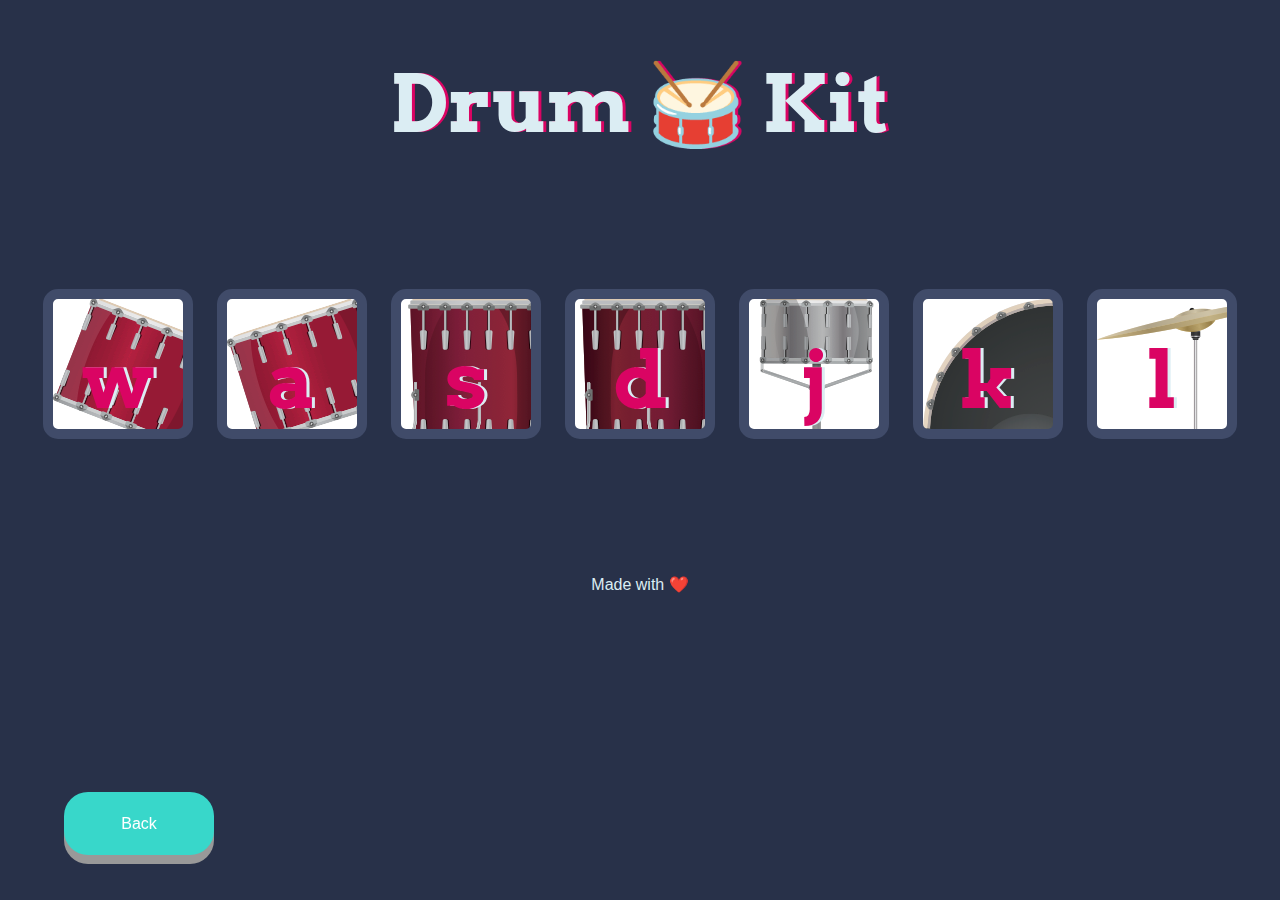
<file: projects/drumkit/index.html>
<!DOCTYPE html>
<html lang="en" dir="ltr">

<head>
  <meta charset="utf-8">
  <title>Drum Kit!</title>
  <link rel="stylesheet" href="./styles.css">
  <link href="https://fonts.googleapis.com/css?family=Arvo" rel="stylesheet">
</head>

<body>
  <button class="back-button">Back</button>
  <h1 id="title">Drum 🥁 Kit</h1>
  <div class="set">
    <button class="w drum">w</button>
    <button class="a drum">a</button>
    <button class="s drum">s</button>
    <button class="d drum">d</button>
    <button class="j drum">j</button>
    <button class="k drum">k</button>
    <button class="l drum">l</button>
  </div>

  <footer>
    Made with ❤️ 
 
  <script src="./index.js"></script>
</body>

</html>
</file>
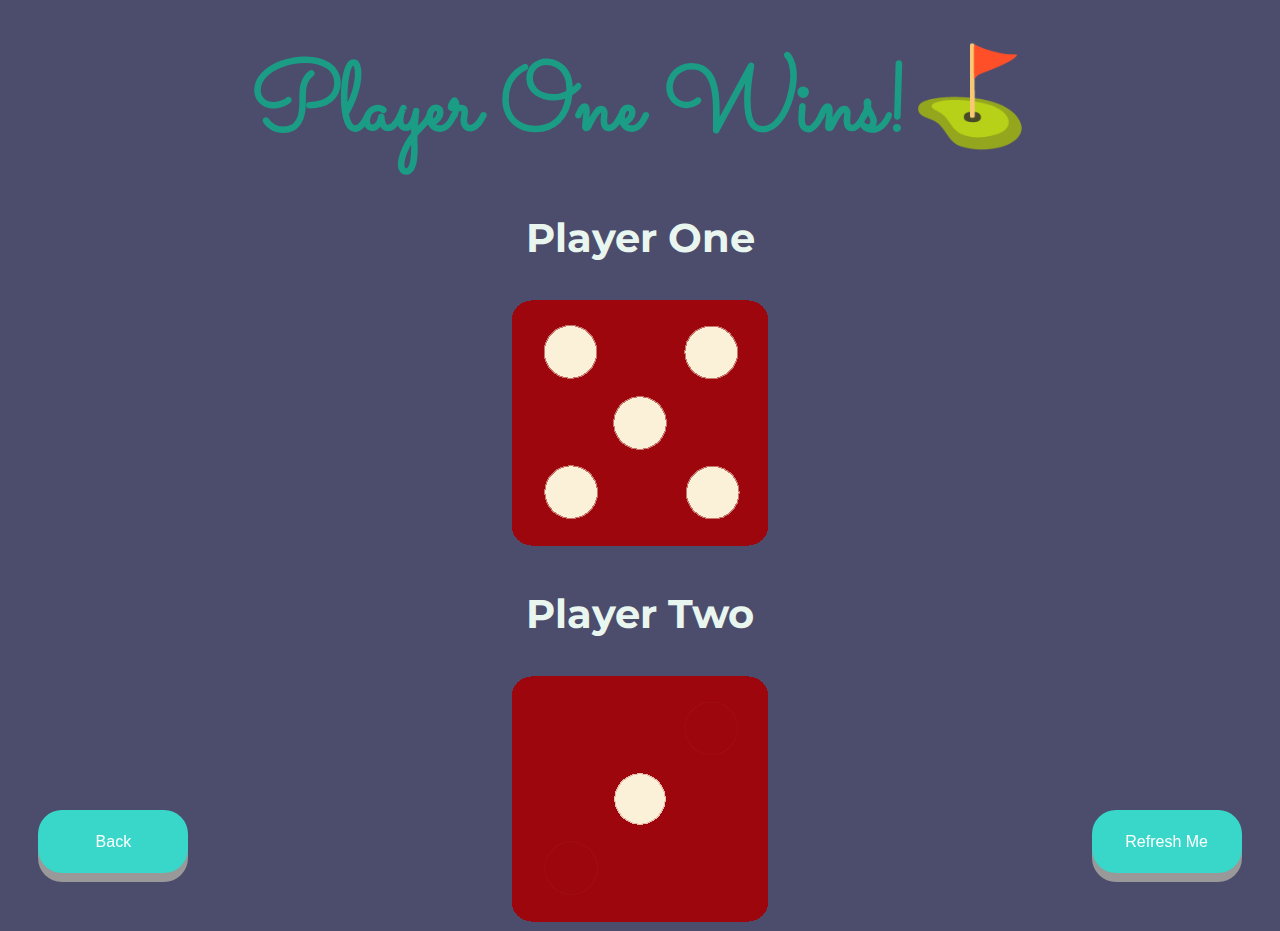
<file: projects/dice/dicee.html>
<!DOCTYPE html>
<html lang="en">
<head>
  <meta charset="UTF-8">
  <meta http-equiv="X-UA-Compatible" content="IE=edge">
  <meta name="viewport" content="width=device-width, initial-scale=1.0">
  <title>Document</title>
  <link rel="stylesheet" href="./styles.css">
  <link href="https://fonts.googleapis.com/css2?family=Merriweather+Sans&family=Montserrat&family=Sacramento&display=swap" rel="stylesheet">
</head>
<body>
  <div class="container">
    <button class="back-button">Back</button>
  <h1>Refresh Me!</h1>
  <div class="dice1">
    <h2>Player One</h2>
    <img src="./images/dice6.png" alt="dice">
  </div>
  <div class="dice2">
    <h2>Player Two</h2>
    <img src="./images/dice6.png" alt="dice">
  </div>
<div class="refreshBtn">
  <button class="refresh">Refresh Me</button>
</div>
</div>
<script src="./index.js"></script>
</body>
</html>
</file>
<file: projects/drumkit/styles.css>
html{
  scroll-behavior: smooth;
}
body {
  text-align: center;
  background-color: #283149;
}

h1 {
  font-size: 5rem;
  color: #DBEDF3;
  font-family: "Arvo", cursive;
  text-shadow: 3px 0 #DA0463;

}

footer {
  color: #DBEDF3;
  font-family: sans-serif;
}

.w {
  background-image: url('images/tom1.png');
}

.a {
  background-image: url('images/tom2.png');
}

.s {
  background-image: url('images/tom3.png');
}

.d {
  background-image: url('images/tom4.png');
}

.j {
  background-image: url('images/snare.png');
}

.k {
  background-image: url('images/kick.png');
}

.l {
  background-image: url('images/crash.png');
}

.set {
  margin: 10% auto;
}

.game-over {
  background-color: red;
  opacity: 0.8;
}

.pressed {
  box-shadow: 0 3px 4px 0 #DBEDF3;
  opacity: 0.5;
}

.red {
  color: red;
}

.drum {
  outline: none;
  border: 10px solid #404B69;
  font-size: 5rem;
  font-family: 'Arvo', cursive;
  line-height: 2;
  font-weight: 900;
  color: #DA0463;
  text-shadow: 3px 0 #DBEDF3;
  border-radius: 15px;
  display: inline-block;
  width: 150px;
  height: 150px;
  text-align: center;
  margin: 10px;
  background-color: white;
}

.back-button{
  position: fixed;
  left: 5%;
  bottom: 5%;
  border-radius: 1.5rem;
  border: none;
  padding: 1.4rem;
  width: 150px;
  background: #38d7ca;
  font-size: 1rem;
  color: white;
  box-shadow: 0 9px #999;
}
.back-button:hover{
    background: #22a59b;
}
.back-button:active {
  background-color: #13998e;
  box-shadow: 0 5px #666;
  transform: translateY(4px);
}
</file>
<file: projects/dice/styles.css>
body{
  margin: 0;
  background-color: #4C4C6D;
}
h1{
  margin: 40px auto 0 auto;
  font-size: 6rem;
  color: #1B9C85;
  font-family: 'Sacramento', cursive;
}

.container {
  text-align: center;
}
.dice1 {
  width: 100%;
  display: inline-block;

}
.dice2 {
  width: 100%;
  display: inline-block;

}

h2{
  font-family: 'Montserrat', sans-serif;
  font-size: 2.5rem;
  color: #E8F6EF;
}
button{
  margin-top: 50px;
  border-radius: 1.5rem;
  border: none;
  padding: 1.4rem;
  width: 150px;
  background: #38d7ca;
  font-size: 1rem;
  color: white;
}
.refresh {
  position: fixed;
right: 3%;
bottom: 3%;
 box-shadow: 0 9px #999;
}
.refresh:active {
  background-color: #13998e;
  box-shadow: 0 5px #666;
  transform: translateY(4px);
}
.refresh:hover{
  background: #62dbd1;
  background: #22a59b;
}
.pressed{
  box-shadow: 0 4px 20px 0 #a2b3aa;
  opacity: .5;
}
.back-button{
position: fixed;
left: 3%;
bottom: 3%;
box-shadow: 0 9px #999;
}
.back-button:hover{
    background: #22a59b;
}
.back-button:active {
  background-color: #13998e;
  box-shadow: 0 5px #666;
  transform: translateY(4px);
}

@media (max-width: 700px) {
  h1{
    font-size: 4rem;
  }
}
</file>
